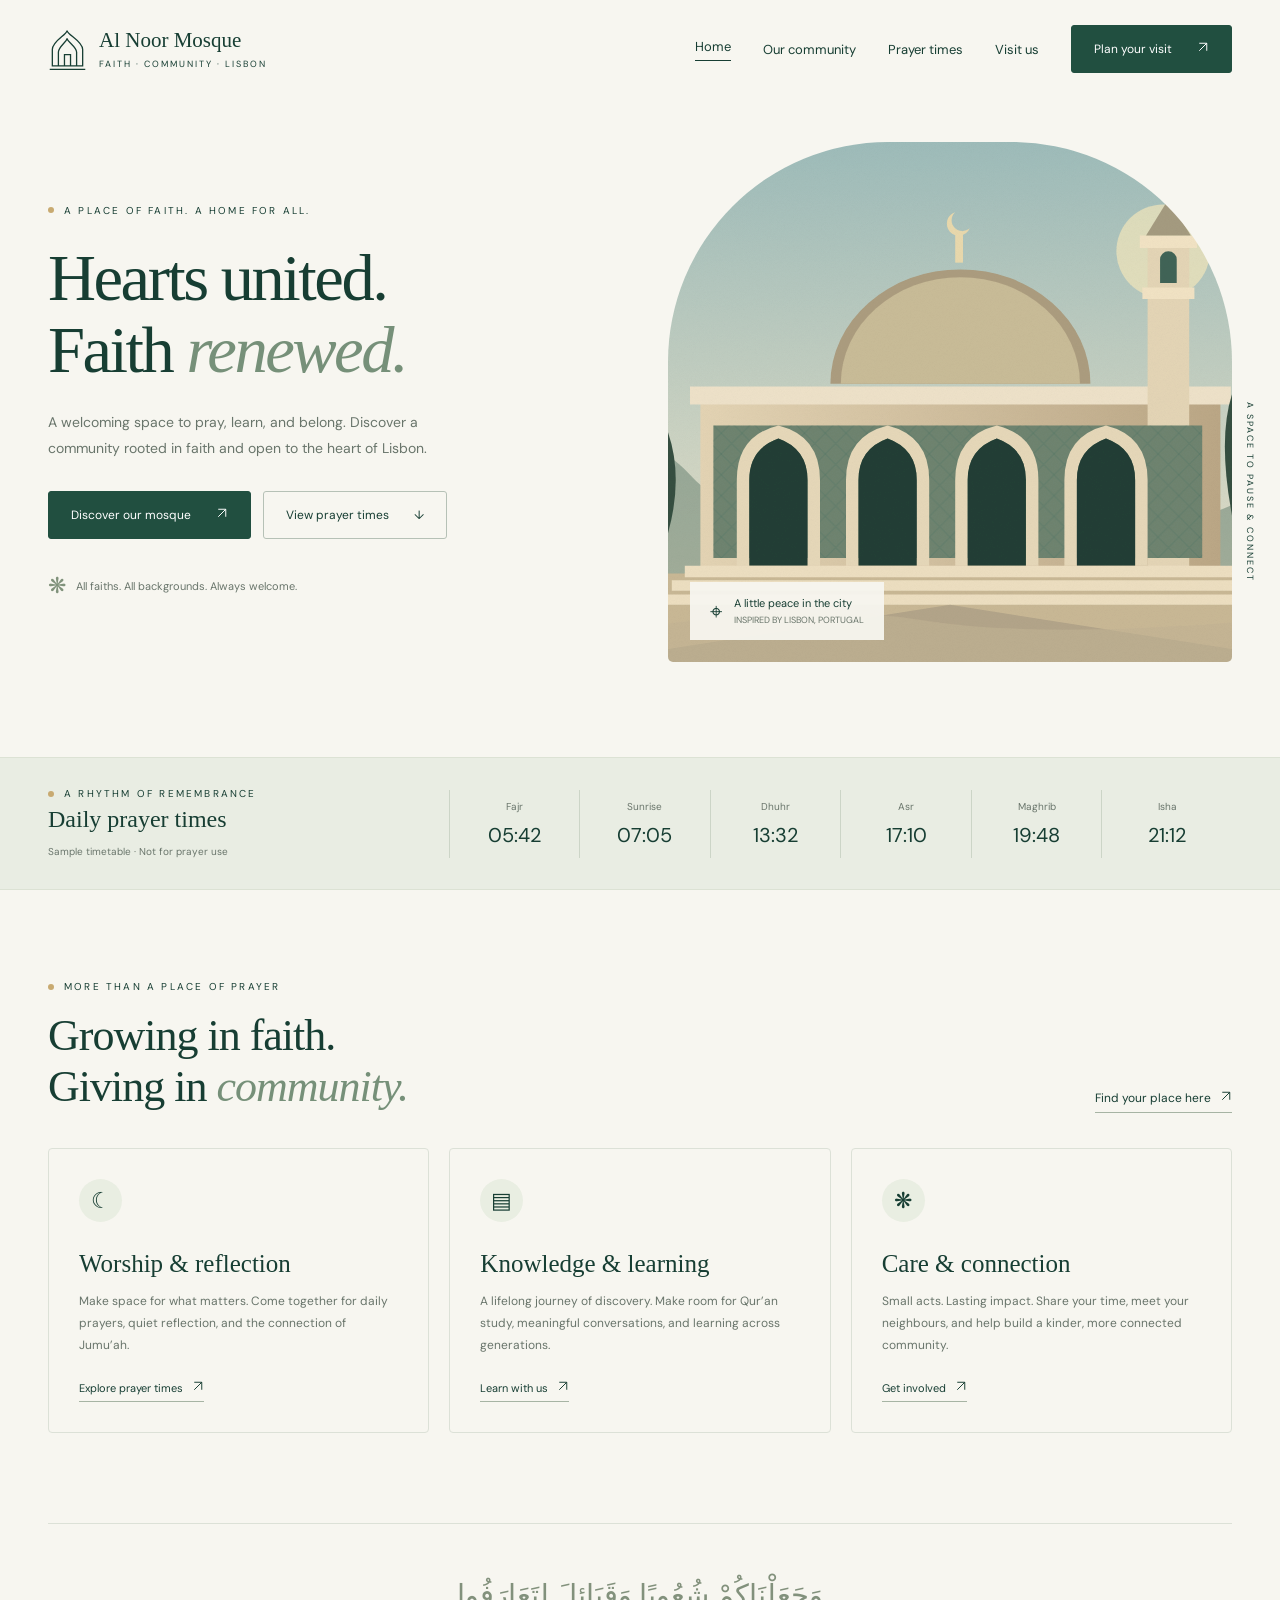
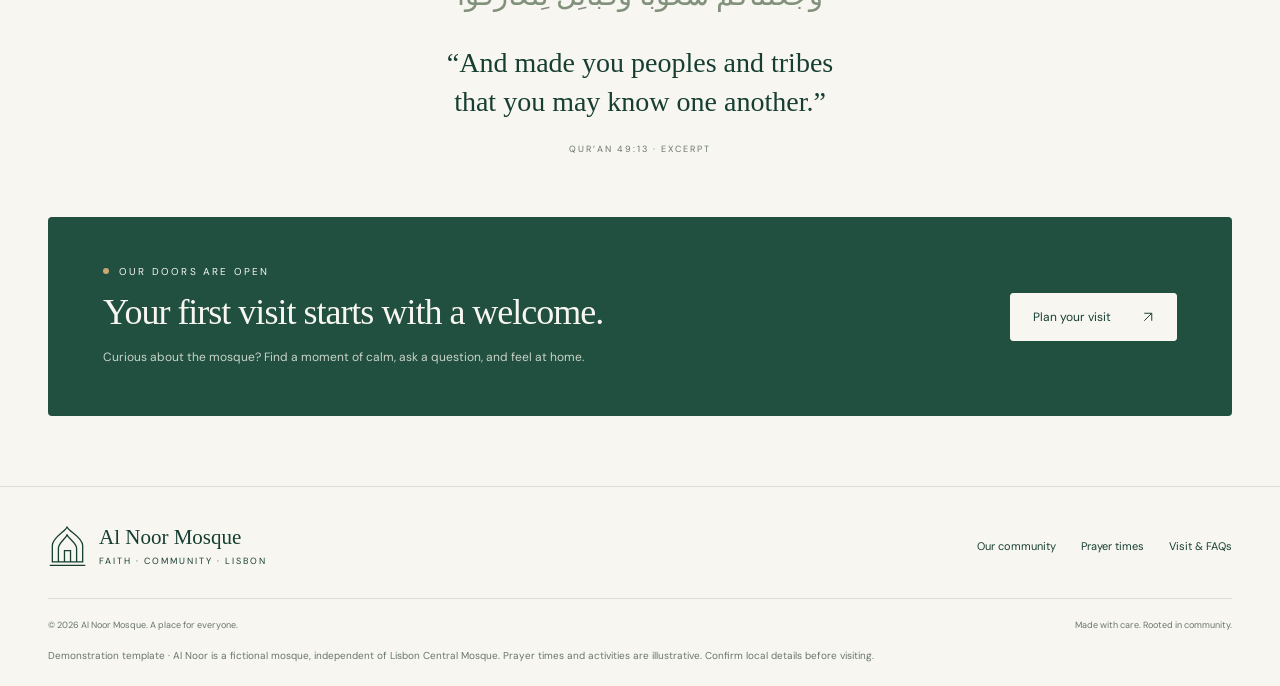
<file: index.html>
<!doctype html><html lang="en"><head><meta charset="utf-8"><meta name="viewport" content="width=device-width,initial-scale=1"><meta name="theme-color" content="#214f40"><meta name="description" content="A welcoming mosque website template inspired by Lisbon. Explore faith, learning, and community."><title>Al Noor Mosque — Faith, community & belonging</title><link rel="icon" href="assets/favicon.svg" type="image/svg+xml"><link rel="stylesheet" href="styles.css"></head><body><header><a class="brand" href="index.html" aria-label="Al Noor home"><svg viewBox="0 0 45 50" fill="none" aria-hidden="true"><path d="M5 44V25c0-10 17-17 17-22 0 5 18 12 18 22v19H5Z" stroke="currentColor" stroke-width="1.5"/><path d="M12 44V28c0-6 10-12 10-16 0 4 11 10 11 16v16M19 44V31h7v13M2 48h41" stroke="currentColor" stroke-width="1.5"/></svg><span><strong>Al Noor Mosque</strong><small>FAITH · COMMUNITY · LISBON</small></span></a><button class="menu" aria-label="Open navigation" aria-expanded="false" aria-controls="navigation">Menu ☰</button><nav id="navigation" aria-label="Main navigation"><a href="index.html" aria-current=page>Home</a><a href="index.html#community">Our community</a><a href="index.html#prayer-times">Prayer times</a><a href="visit.html" >Visit us</a><a class="button" href="visit.html#plan">Plan your visit <span aria-hidden="true"><svg width="12" height="12" viewBox="0 0 16 16" fill="none" aria-hidden="true"><path d="M3 13 13 3M3 3h10v10" stroke="currentColor" stroke-width="1.3"/></svg></span></a></nav></header><main><section class="hero wrap" aria-labelledby="hero-title"><div class="hero-copy"><div class="eyebrow">A place of faith. A home for all.</div><h1 id="hero-title">Hearts united.<br>Faith <em>renewed.</em></h1><p>A welcoming space to pray, learn, and belong. Discover a community rooted in faith and open to the heart of Lisbon.</p><div class="actions"><a class="button" href="visit.html">Discover our mosque <span aria-hidden="true"><svg width="12" height="12" viewBox="0 0 16 16" fill="none" aria-hidden="true"><path d="M3 13 13 3M3 3h10v10" stroke="currentColor" stroke-width="1.3"/></svg></span></a><a class="button light" href="#prayer-times">View prayer times <span aria-hidden="true">↓</span></a></div><div class="welcome"><span aria-hidden="true">❋</span> All faiths. All backgrounds. Always welcome.</div></div><div class="hero-art"><img src="assets/mosque.svg" alt="Original illustration of a mosque with a golden dome, arched courtyard, and slender minaret" fetchpriority="high"><div class="art-note"><span aria-hidden="true">⌖</span><div>A little peace in the city<small>INSPIRED BY LISBON, PORTUGAL</small></div></div><span class="vertical">A SPACE TO PAUSE &amp; CONNECT</span></div></section><section class="prayers" id="prayer-times" aria-labelledby="prayer-heading"><div class="wrap prayer-inner"><div class="prayer-title"><div class="eyebrow">A rhythm of remembrance</div><h3 id="prayer-heading">Daily prayer times</h3><small>Sample timetable · Not for prayer use</small></div><div class="times"><div class="time"><span>Fajr</span><strong>05:42</strong></div><div class="time"><span>Sunrise</span><strong>07:05</strong></div><div class="time"><span>Dhuhr</span><strong>13:32</strong></div><div class="time"><span>Asr</span><strong>17:10</strong></div><div class="time"><span>Maghrib</span><strong>19:48</strong></div><div class="time"><span>Isha</span><strong>21:12</strong></div></div></div></section><section class="section wrap" id="community"><div class="section-top"><div><div class="eyebrow">More than a place of prayer</div><h2>Growing in faith.<br>Giving in <em>community.</em></h2></div><a class="text-link" href="visit.html">Find your place here &nbsp; <svg width="12" height="12" viewBox="0 0 16 16" fill="none" aria-hidden="true"><path d="M3 13 13 3M3 3h10v10" stroke="currentColor" stroke-width="1.3"/></svg></a></div><div class="cards"><article class="card"><div class="icon" aria-hidden="true">☾</div><h3>Worship &amp; reflection</h3><p>Make space for what matters. Come together for daily prayers, quiet reflection, and the connection of Jumu’ah.</p><a class="text-link" href="#prayer-times">Explore prayer times &nbsp; <svg width="12" height="12" viewBox="0 0 16 16" fill="none" aria-hidden="true"><path d="M3 13 13 3M3 3h10v10" stroke="currentColor" stroke-width="1.3"/></svg></a></article><article class="card"><div class="icon" aria-hidden="true">▤</div><h3>Knowledge &amp; learning</h3><p>A lifelong journey of discovery. Make room for Qur’an study, meaningful conversations, and learning across generations.</p><a class="text-link" href="visit.html#learning">Learn with us &nbsp; <svg width="12" height="12" viewBox="0 0 16 16" fill="none" aria-hidden="true"><path d="M3 13 13 3M3 3h10v10" stroke="currentColor" stroke-width="1.3"/></svg></a></article><article class="card"><div class="icon" aria-hidden="true">❋</div><h3>Care &amp; connection</h3><p>Small acts. Lasting impact. Share your time, meet your neighbours, and help build a kinder, more connected community.</p><a class="text-link" href="visit.html#community">Get involved &nbsp; <svg width="12" height="12" viewBox="0 0 16 16" fill="none" aria-hidden="true"><path d="M3 13 13 3M3 3h10v10" stroke="currentColor" stroke-width="1.3"/></svg></a></article></div></section><section class="quote wrap" aria-label="Qur’an quotation"><p class="arabic" lang="ar" dir="rtl">وَجَعَلْنَاكُمْ شُعُوبًا وَقَبَائِلَ لِتَعَارَفُوا</p><blockquote>“And made you peoples and tribes<br>that you may know one another.”</blockquote><small>QUR’AN 49:13 · EXCERPT</small></section><section class="visit-banner wrap"><div><div class="eyebrow">Our doors are open</div><h2>Your first visit starts with a welcome.</h2><p>Curious about the mosque? Find a moment of calm, ask a question, and feel at home.</p></div><a class="button white" href="visit.html">Plan your visit &nbsp; <svg width="12" height="12" viewBox="0 0 16 16" fill="none" aria-hidden="true"><path d="M3 13 13 3M3 3h10v10" stroke="currentColor" stroke-width="1.3"/></svg></a></section></main><footer><div class="wrap"><div class="footer-main"><a class="brand" href="index.html" aria-label="Al Noor home"><svg viewBox="0 0 45 50" fill="none" aria-hidden="true"><path d="M5 44V25c0-10 17-17 17-22 0 5 18 12 18 22v19H5Z" stroke="currentColor" stroke-width="1.5"/><path d="M12 44V28c0-6 10-12 10-16 0 4 11 10 11 16v16M19 44V31h7v13M2 48h41" stroke="currentColor" stroke-width="1.5"/></svg><span><strong>Al Noor Mosque</strong><small>FAITH · COMMUNITY · LISBON</small></span></a><div class="footer-links"><a href="index.html#community">Our community</a><a href="index.html#prayer-times">Prayer times</a><a href="visit.html">Visit &amp; FAQs</a></div></div><div class="footer-bottom"><span>© <span data-year>2026</span> Al Noor Mosque. A place for everyone.</span><span>Made with care. Rooted in community.</span></div><p class="template-note">Demonstration template · Al Noor is a fictional mosque, independent of Lisbon Central Mosque. Prayer times and activities are illustrative. Confirm local details before visiting.</p></div></footer><script src="script.js"></script></body></html>
</file>
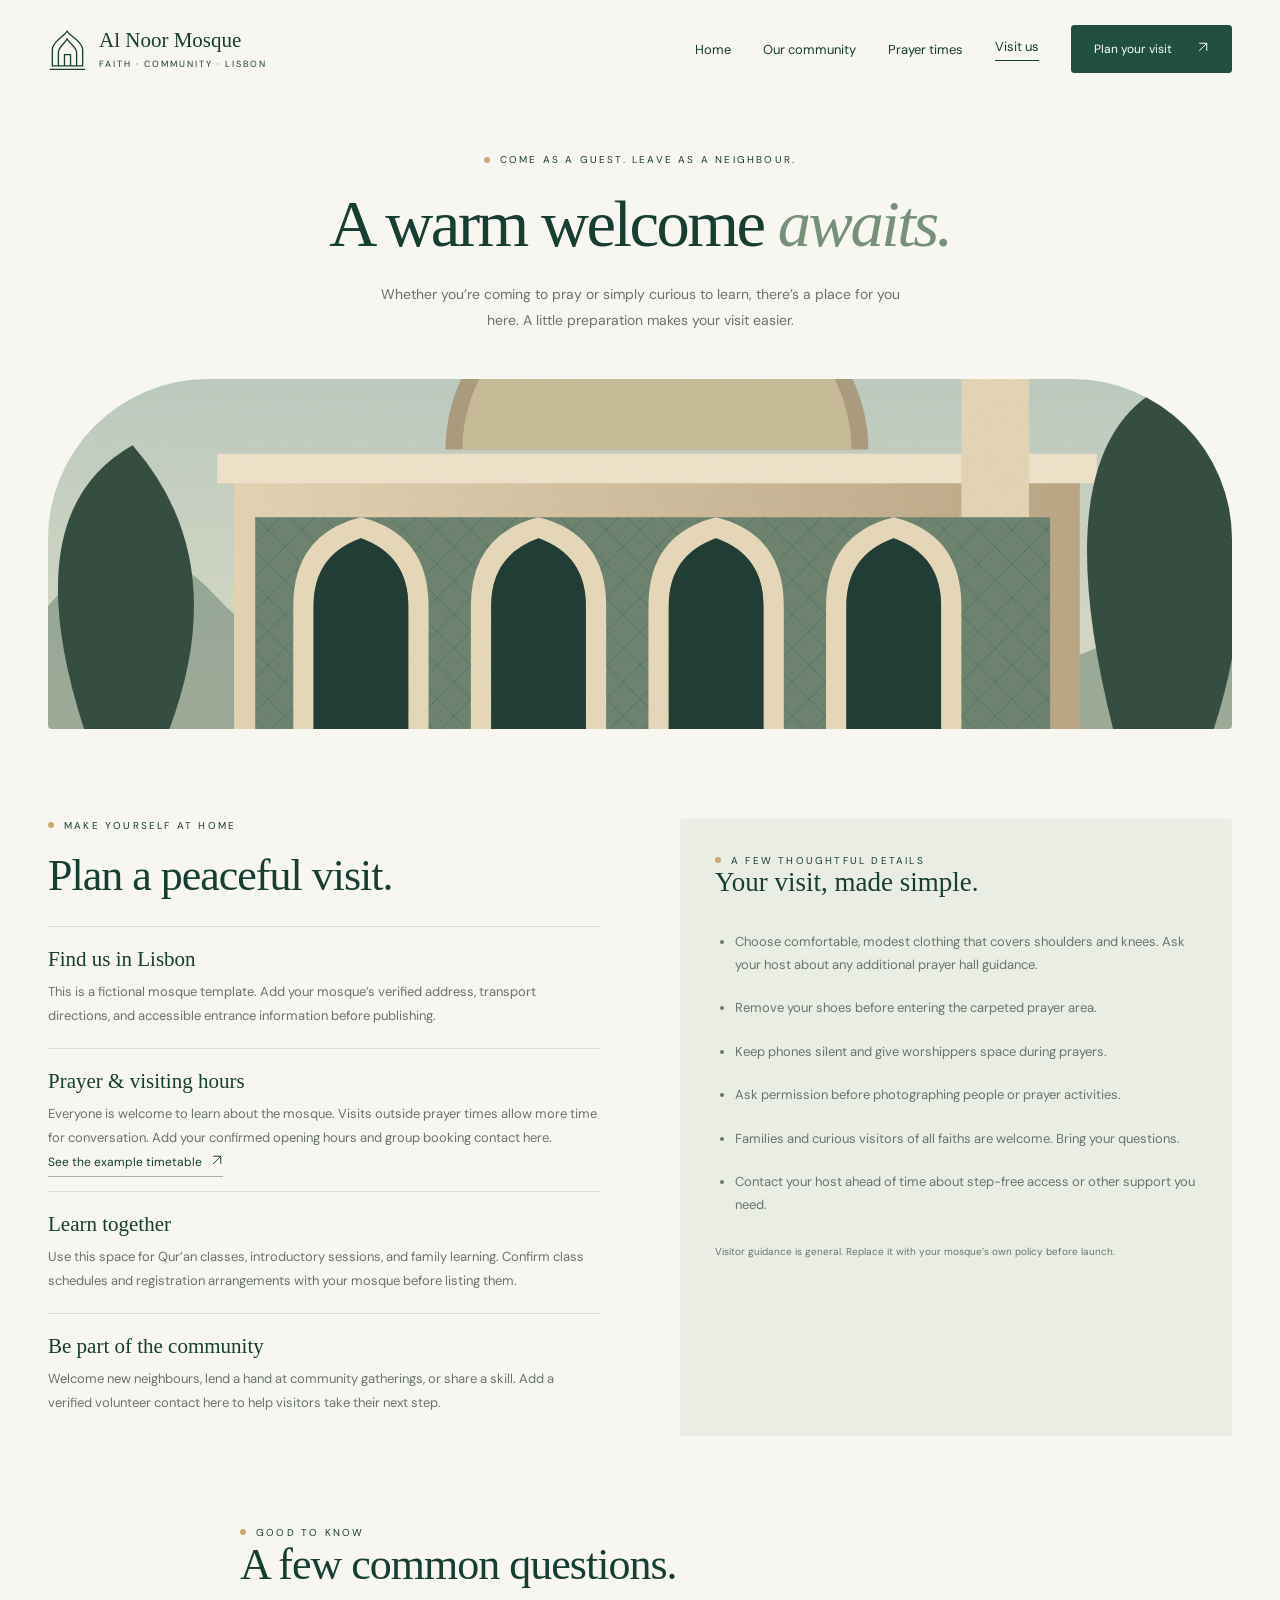
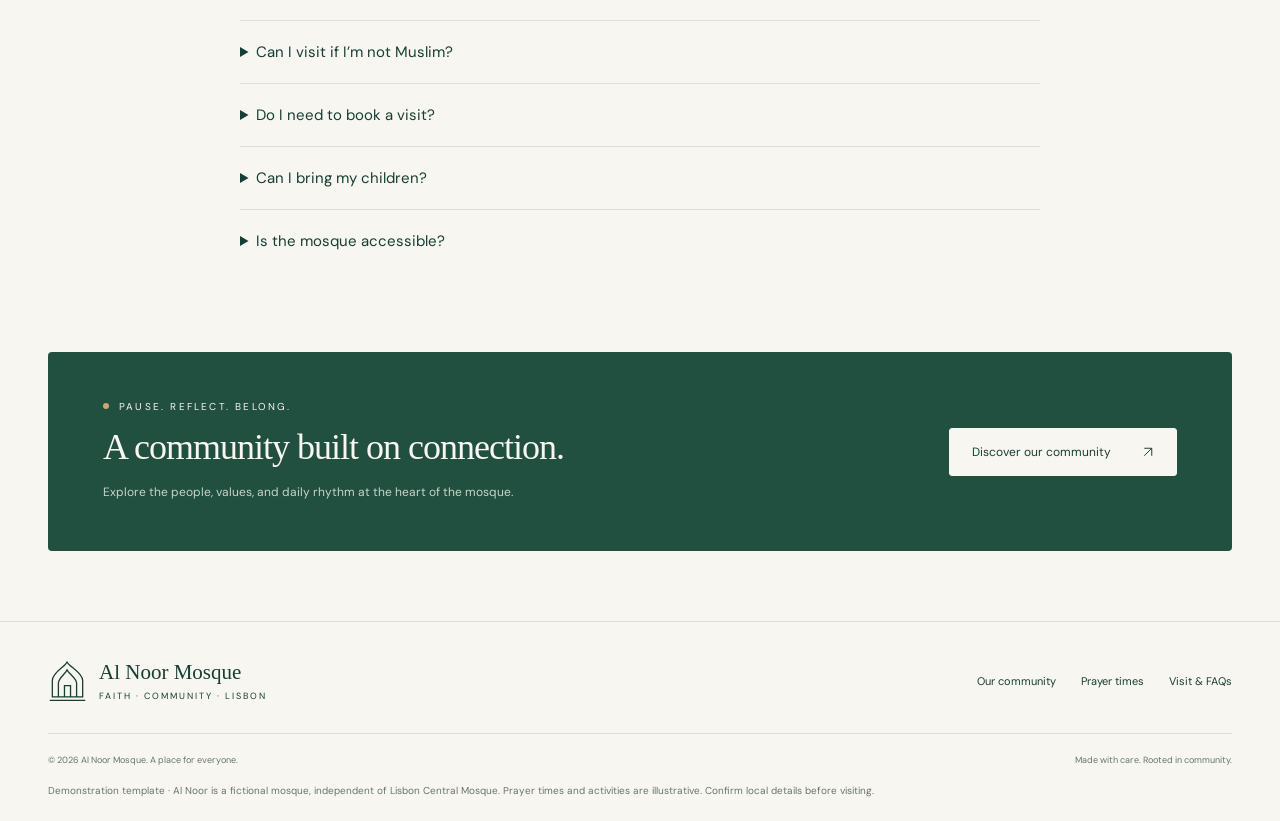
<file: visit.html>
<!doctype html><html lang="en"><head><meta charset="utf-8"><meta name="viewport" content="width=device-width,initial-scale=1"><meta name="theme-color" content="#214f40"><meta name="description" content="Plan a welcoming mosque visit. Find visitor guidance, community information, and answers to common questions."><title>Visit Us — Al Noor Mosque</title><link rel="icon" href="assets/favicon.svg" type="image/svg+xml"><link rel="stylesheet" href="styles.css"></head><body><header><a class="brand" href="index.html" aria-label="Al Noor home"><svg viewBox="0 0 45 50" fill="none" aria-hidden="true"><path d="M5 44V25c0-10 17-17 17-22 0 5 18 12 18 22v19H5Z" stroke="currentColor" stroke-width="1.5"/><path d="M12 44V28c0-6 10-12 10-16 0 4 11 10 11 16v16M19 44V31h7v13M2 48h41" stroke="currentColor" stroke-width="1.5"/></svg><span><strong>Al Noor Mosque</strong><small>FAITH · COMMUNITY · LISBON</small></span></a><button class="menu" aria-label="Open navigation" aria-expanded="false" aria-controls="navigation">Menu ☰</button><nav id="navigation" aria-label="Main navigation"><a href="index.html" >Home</a><a href="index.html#community">Our community</a><a href="index.html#prayer-times">Prayer times</a><a href="visit.html" aria-current=page>Visit us</a><a class="button" href="visit.html#plan">Plan your visit <span aria-hidden="true"><svg width="12" height="12" viewBox="0 0 16 16" fill="none" aria-hidden="true"><path d="M3 13 13 3M3 3h10v10" stroke="currentColor" stroke-width="1.3"/></svg></span></a></nav></header><main><section class="visit-hero wrap"><div class="eyebrow">Come as a guest. Leave as a neighbour.</div><h1>A warm welcome <em>awaits.</em></h1><p>Whether you’re coming to pray or simply curious to learn, there’s a place for you here. A little preparation makes your visit easier.</p></section><div class="panorama wrap"><img src="assets/mosque.svg" alt="Illustrated mosque courtyard with arches, a dome, and trees"></div><section class="section wrap visit-grid" id="plan"><div><div class="eyebrow">Make yourself at home</div><h2>Plan a peaceful visit.</h2><div class="detail"><h3>Find us in Lisbon</h3><p>This is a fictional mosque template. Add your mosque’s verified address, transport directions, and accessible entrance information before publishing.</p></div><div class="detail"><h3>Prayer &amp; visiting hours</h3><p>Everyone is welcome to learn about the mosque. Visits outside prayer times allow more time for conversation. Add your confirmed opening hours and group booking contact here.</p><a class="text-link" href="index.html#prayer-times">See the example timetable &nbsp; <svg width="12" height="12" viewBox="0 0 16 16" fill="none" aria-hidden="true"><path d="M3 13 13 3M3 3h10v10" stroke="currentColor" stroke-width="1.3"/></svg></a></div><div class="detail" id="learning"><h3>Learn together</h3><p>Use this space for Qur’an classes, introductory sessions, and family learning. Confirm class schedules and registration arrangements with your mosque before listing them.</p></div><div class="detail" id="community"><h3>Be part of the community</h3><p>Welcome new neighbours, lend a hand at community gatherings, or share a skill. Add a verified volunteer contact here to help visitors take their next step.</p></div></div><aside class="guidelines"><div class="eyebrow">A few thoughtful details</div><h3>Your visit, made simple.</h3><ul><li>Choose comfortable, modest clothing that covers shoulders and knees. Ask your host about any additional prayer hall guidance.</li><li>Remove your shoes before entering the carpeted prayer area.</li><li>Keep phones silent and give worshippers space during prayers.</li><li>Ask permission before photographing people or prayer activities.</li><li>Families and curious visitors of all faiths are welcome. Bring your questions.</li><li>Contact your host ahead of time about step-free access or other support you need.</li></ul><p class="template-note">Visitor guidance is general. Replace it with your mosque’s own policy before launch.</p></aside></section><section class="faq wrap"><div class="eyebrow">Good to know</div><h2>A few common questions.</h2><details><summary>Can I visit if I’m not Muslim?</summary><p>Yes. This template is designed for a mosque that welcomes people of every faith and background. Confirm your mosque’s visitor policy and any booking requirements before publishing.</p></details><details><summary>Do I need to book a visit?</summary><p>Group visits often need advance arrangements. Add your mosque’s booking email or phone number and confirmed visiting hours here.</p></details><details><summary>Can I bring my children?</summary><p>Families are welcome in this example community. Supervise children and help keep the prayer space peaceful. Check local arrangements for family facilities.</p></details><details><summary>Is the mosque accessible?</summary><p>Accessibility details have not been verified for this fictional location. Add accurate information about step-free entry, accessible bathrooms, and available support.</p></details></section><section class="visit-banner wrap"><div><div class="eyebrow">Pause. Reflect. Belong.</div><h2>A community built on connection.</h2><p>Explore the people, values, and daily rhythm at the heart of the mosque.</p></div><a class="button white" href="index.html#community">Discover our community &nbsp; <svg width="12" height="12" viewBox="0 0 16 16" fill="none" aria-hidden="true"><path d="M3 13 13 3M3 3h10v10" stroke="currentColor" stroke-width="1.3"/></svg></a></section></main><footer><div class="wrap"><div class="footer-main"><a class="brand" href="index.html" aria-label="Al Noor home"><svg viewBox="0 0 45 50" fill="none" aria-hidden="true"><path d="M5 44V25c0-10 17-17 17-22 0 5 18 12 18 22v19H5Z" stroke="currentColor" stroke-width="1.5"/><path d="M12 44V28c0-6 10-12 10-16 0 4 11 10 11 16v16M19 44V31h7v13M2 48h41" stroke="currentColor" stroke-width="1.5"/></svg><span><strong>Al Noor Mosque</strong><small>FAITH · COMMUNITY · LISBON</small></span></a><div class="footer-links"><a href="index.html#community">Our community</a><a href="index.html#prayer-times">Prayer times</a><a href="visit.html">Visit &amp; FAQs</a></div></div><div class="footer-bottom"><span>© <span data-year>2026</span> Al Noor Mosque. A place for everyone.</span><span>Made with care. Rooted in community.</span></div><p class="template-note">Demonstration template · Al Noor is a fictional mosque, independent of Lisbon Central Mosque. Prayer times and activities are illustrative. Confirm local details before visiting.</p></div></footer><script src="script.js"></script></body></html>
</file>
<file: styles.css>
@import url('https://fonts.googleapis.com/css2?family=DM+Sans:wght@400;500;600;700&family=Manrope:wght@400;500;600&display=swap');
:root{--ink:#173e33;--green:#214f40;--paper:#f7f6f0;--muted:#69756b;--line:#dce1d7;--gold:#c8aa71}*{box-sizing:border-box}html{scroll-behavior:smooth;scroll-padding-top:90px}body{margin:0;background:var(--paper);color:var(--ink);font-family:'DM Sans',Arial,sans-serif}a{color:inherit;text-decoration:none}button{font:inherit}button,a{ -webkit-tap-highlight-color:transparent}a:focus-visible,button:focus-visible{outline:3px solid var(--gold);outline-offset:5px}header{height:98px;display:flex;align-items:center;justify-content:space-between;max-width:1280px;margin:auto;padding:0 48px;gap:30px}.brand{display:flex;align-items:center;gap:12px}.brand svg{width:39px;height:45px}.brand strong{font-family:Georgia,serif;font-size:21px;font-weight:400;display:block}.brand small{display:block;letter-spacing:2px;font-size:9px;margin-top:5px}nav{display:flex;align-items:center;gap:32px;font-size:13px}nav a[aria-current]{border-bottom:1px solid;padding-bottom:5px}.button{display:inline-flex;align-items:center;justify-content:center;gap:25px;padding:15px 22px;background:var(--green);color:white;font-size:12px;border:1px solid var(--green);border-radius:3px}.button.light{background:transparent;color:var(--ink);border-color:#b6c1b6}.button.white{background:var(--paper);color:var(--ink);border-color:var(--paper)}.menu{display:none;background:none;border:1px solid var(--line);padding:8px}.wrap{max-width:1184px;margin:auto}.eyebrow{font-size:10px;letter-spacing:2.2px;text-transform:uppercase;display:flex;align-items:center;gap:10px}.eyebrow:before{content:'';width:6px;height:6px;border-radius:50%;background:var(--gold)}h1,h2,h3,p{margin:0}h1,h2,h3{font-family:Georgia,'Times New Roman',serif;font-weight:400}h1{font-size:clamp(48px,5.2vw,76px);line-height:1.08;letter-spacing:-2.5px}h1 em,h2 em{font-weight:400;color:#769079}p{font-size:14px;line-height:1.85;color:var(--muted)}.hero{display:grid;grid-template-columns:1fr 1fr;gap:55px;padding:44px 0 95px;align-items:center}.hero-copy{padding:20px 0}.hero h1{margin:25px 0}.hero p{max-width:390px}.actions{display:flex;gap:12px;margin:29px 0 32px}.welcome{font-size:11px;display:flex;align-items:center;gap:10px;color:var(--muted)}.welcome span{font-size:22px;color:#80927b}.hero-art{position:relative;height:520px}.hero-art img{width:100%;height:100%;object-fit:cover;border-radius:220px 220px 5px 5px}.art-note{position:absolute;bottom:22px;left:22px;background:rgba(247,246,240,.95);padding:14px 20px;display:flex;gap:12px;align-items:center;font-size:11px}.art-note span{font-size:22px}.art-note small{display:block;color:var(--muted);margin-top:4px;font-size:9px}.vertical{position:absolute;right:-24px;top:50%;writing-mode:vertical-rl;font-size:9px;letter-spacing:2px}.prayers{background:#e9ede3;border-top:1px solid #dce2d4;border-bottom:1px solid #dce2d4}.prayer-inner{display:grid;grid-template-columns:1.4fr 3fr;align-items:center;padding:29px 0;gap:35px}.prayer-title h3{font-size:24px;margin:6px 0}.prayer-title small{font-size:10px;color:var(--muted)}.times{display:grid;grid-template-columns:repeat(6,1fr)}.time{border-left:1px solid #ccd5c7;padding:10px 15px;text-align:center}.time span{display:block;font-size:10px;color:var(--muted);margin-bottom:9px}.time strong{font-size:20px;font-weight:400}.section{padding:90px 0}.section-top{display:flex;align-items:end;justify-content:space-between;gap:30px;margin-bottom:35px}h2{font-size:44px;line-height:1.17;letter-spacing:-1px}.section-top h2{margin-top:17px}.text-link{font-size:12px;padding-bottom:6px;border-bottom:1px solid #a7b4a4;white-space:nowrap}.cards{display:grid;grid-template-columns:repeat(3,1fr);gap:20px}.card{padding:30px;border:1px solid var(--line);border-radius:4px;transition:background .2s,transform .2s}.card:hover{background:#edf0e7;transform:translateY(-3px)}.icon{width:43px;height:43px;border-radius:50%;display:grid;place-items:center;background:#e9eee2;font-size:22px;margin-bottom:28px}.card h3{font-size:25px;margin-bottom:12px}.card p{font-size:12px;min-height:68px}.card .text-link{display:inline-block;margin-top:22px;font-size:11px}.quote{border-top:1px solid var(--line);padding:45px 20px 60px;text-align:center}.arabic{font-family:Georgia,serif;font-size:29px;color:#82917c;margin-bottom:20px}.quote blockquote{font:28px/1.4 Georgia,serif;margin:0 0 15px}.quote small{font-size:9px;letter-spacing:2px;color:var(--muted)}.visit-banner{background:var(--green);padding:48px 55px;color:var(--paper);display:flex;align-items:center;justify-content:space-between;border-radius:4px;margin-bottom:70px;gap:25px}.visit-banner h2{font-size:36px;margin:13px 0}.visit-banner p{color:#cad5c9;font-size:12px}footer{border-top:1px solid var(--line);padding:36px 0 22px}.footer-main{display:flex;align-items:center;justify-content:space-between;gap:25px}.footer-links{display:flex;gap:25px;font-size:11px}.footer-bottom{display:flex;justify-content:space-between;border-top:1px solid var(--line);margin-top:30px;padding-top:20px;font-size:9px;color:var(--muted)}.template-note{font-size:10px;color:var(--muted);line-height:1.7;margin-top:16px}.visit-hero{text-align:center;padding:55px 0 45px}.visit-hero .eyebrow{justify-content:center}.visit-hero h1{margin:22px 0}.visit-hero p{max-width:530px;margin:auto}.panorama{height:350px;overflow:hidden;border-radius:160px 160px 4px 4px}.panorama img{width:100%;height:100%;object-fit:cover;object-position:center 65%}.visit-grid{display:grid;grid-template-columns:1fr 1fr;gap:80px}.visit-grid h2{margin:18px 0 25px}.detail{border-top:1px solid var(--line);padding:20px 0}.detail h3{font-size:21px;margin-bottom:8px}.detail p{font-size:13px}.guidelines{background:#e9ede3;padding:35px;border-radius:4px}.guidelines h3{font-size:27px;margin-bottom:22px}.guidelines li{font-size:13px;line-height:1.8;color:var(--muted);padding:10px 0}.guidelines ul{padding-left:20px}.faq{max-width:800px;margin:auto;padding-bottom:80px}.faq h2{margin-bottom:30px}.faq details{border-top:1px solid var(--line);padding:21px 0}.faq summary{font-size:15px;cursor:pointer}.faq details p{margin-top:15px;font-size:13px} @media(min-width:1500px){header{max-width:1380px}.wrap{max-width:1284px}.hero{gap:90px}}@media(max-width:1250px){.wrap{margin-left:40px;margin-right:40px}.hero{gap:35px}.hero-art{height:480px}.time{padding:10px}.prayer-inner{gap:20px}}@media(max-width:760px){header{height:80px;padding:0 24px}.brand strong{font-size:18px}.brand small{font-size:8px}.menu{display:block}nav{display:none;position:absolute;top:80px;left:0;right:0;z-index:10;background:var(--paper);padding:25px;box-shadow:0 12px 15px #173e3315}nav.open{display:flex;flex-wrap:wrap}.wrap{margin-left:24px;margin-right:24px}.hero{grid-template-columns:1fr;padding:20px 0 45px;gap:25px}.hero h1{font-size:56px}.hero-art{height:430px;max-width:500px;width:100%;margin:auto}.vertical{right:-17px}.hero-copy{padding:10px 0}.prayer-inner{grid-template-columns:1fr;padding:25px 0}.times{grid-template-columns:repeat(3,1fr);row-gap:20px}.time:nth-child(3n+1){border-left:none}.section{padding:55px 0}.section-top{align-items:start;flex-direction:column;gap:20px}h2{font-size:36px}.cards{grid-template-columns:1fr}.card p{min-height:0}.card .icon{margin-bottom:18px}.visit-banner{padding:30px;align-items:start;flex-direction:column;margin-bottom:45px}.visit-banner h2{font-size:30px}.footer-main,.footer-bottom{align-items:start;flex-direction:column;gap:20px}.footer-links{flex-wrap:wrap}.quote blockquote{font-size:23px}.visit-grid{grid-template-columns:1fr;gap:30px}.panorama{height:260px}.visit-hero{padding:35px 0}.visit-hero h1{font-size:48px}.actions{flex-wrap:wrap}.art-note{left:15px;bottom:15px}}@media(prefers-reduced-motion:reduce){html{scroll-behavior:auto}.card{transition:none}}
</file>
